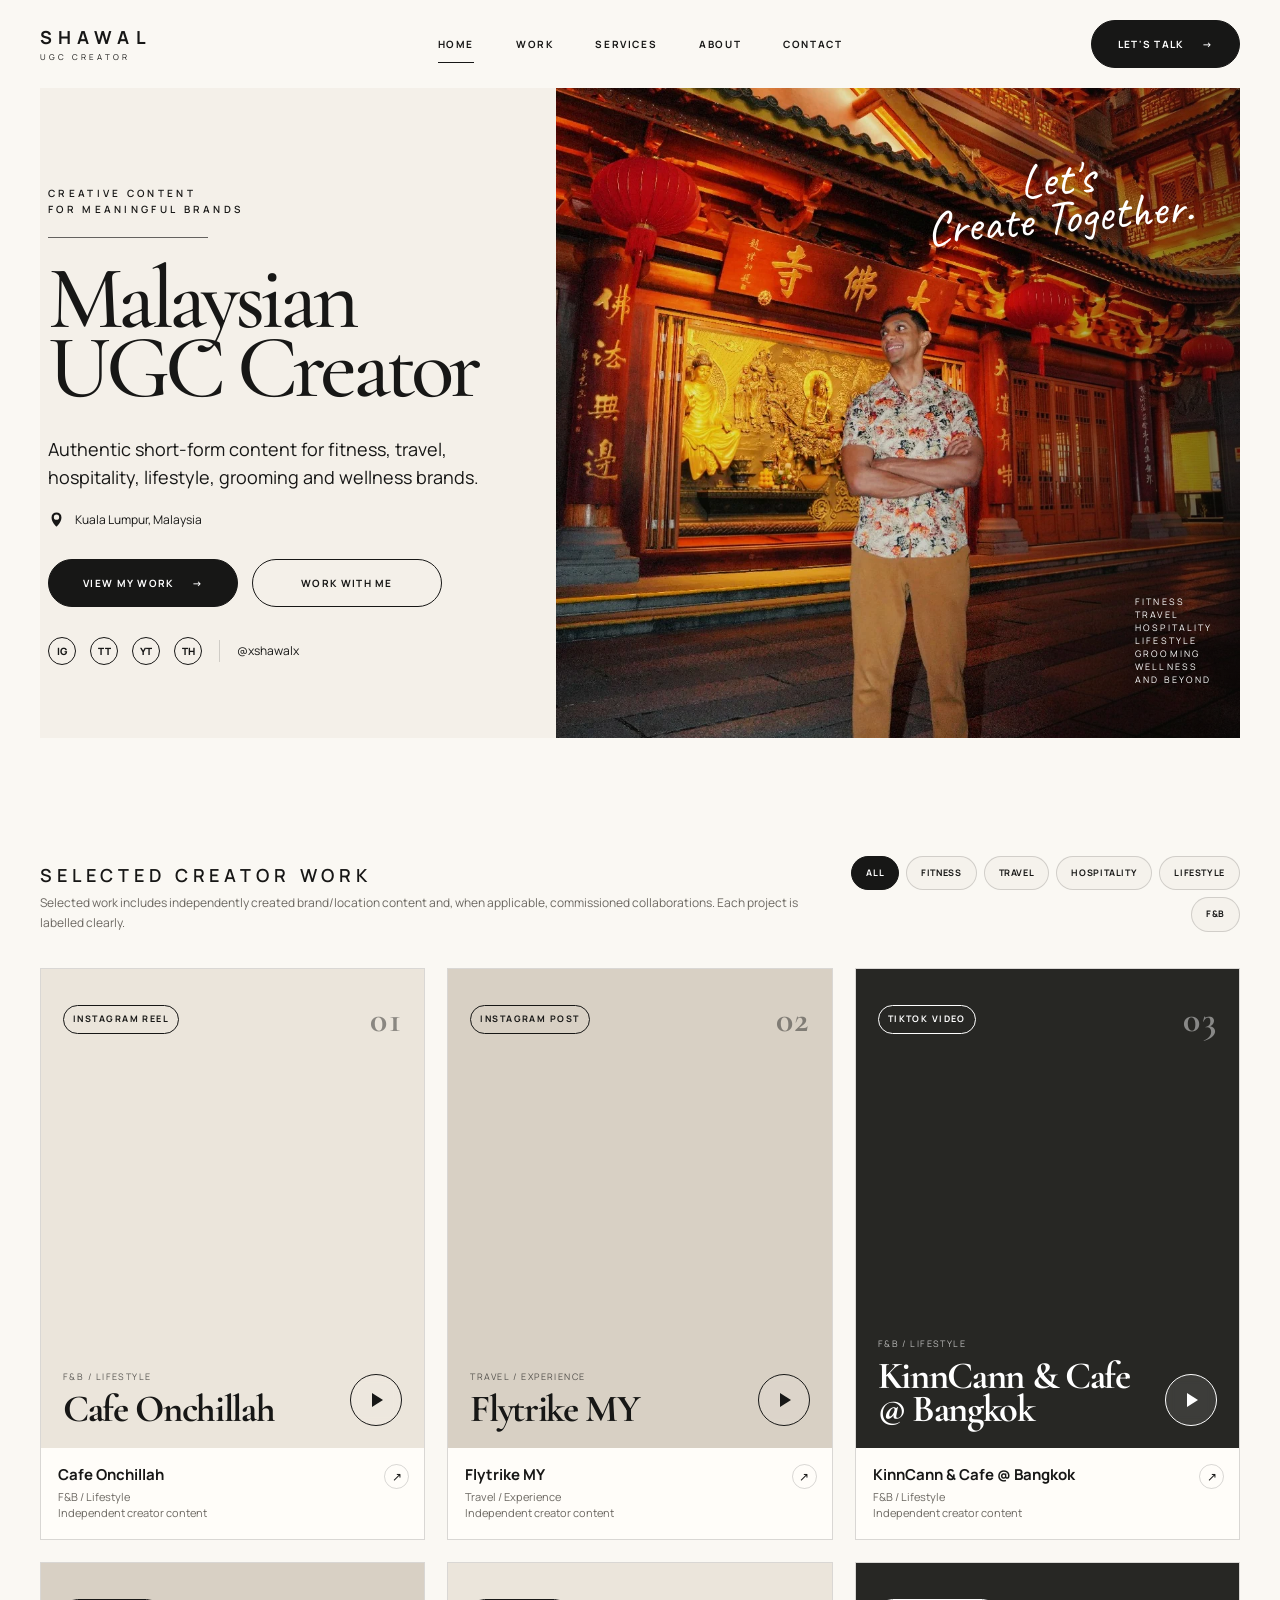
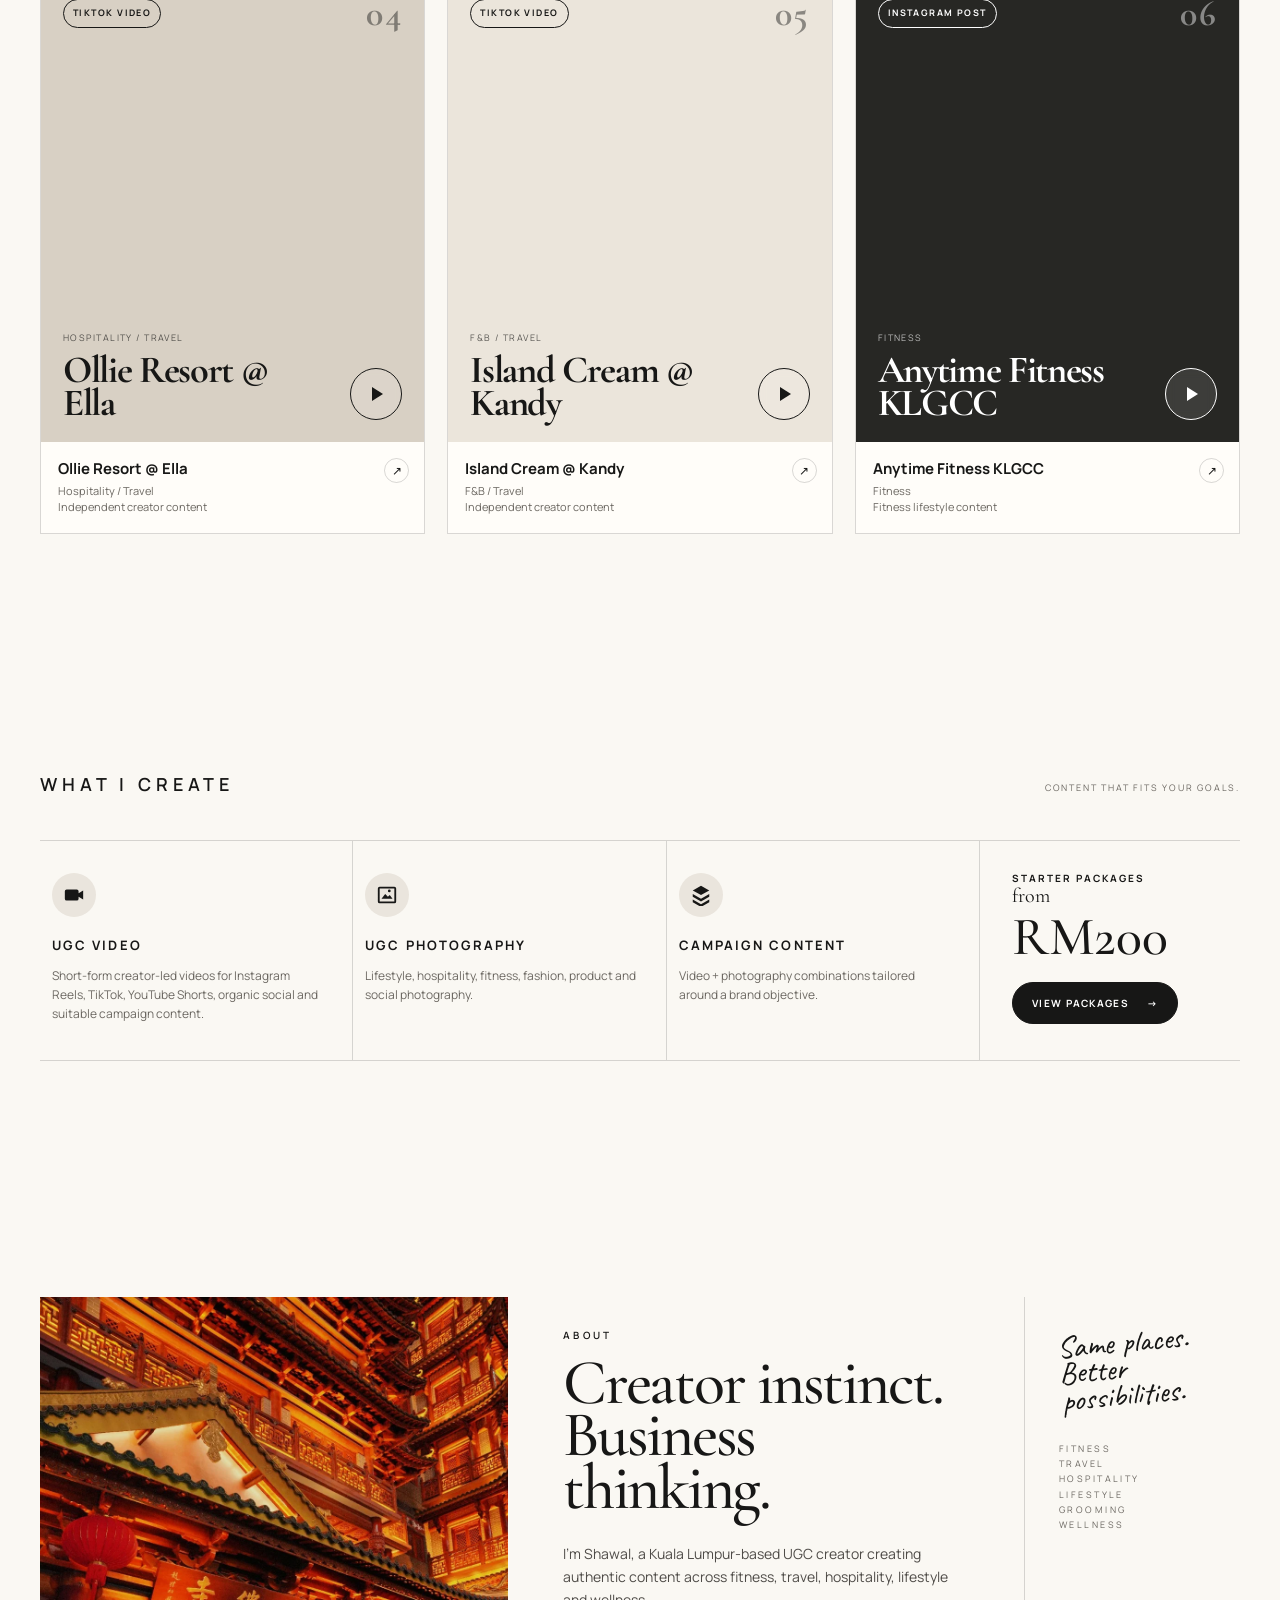
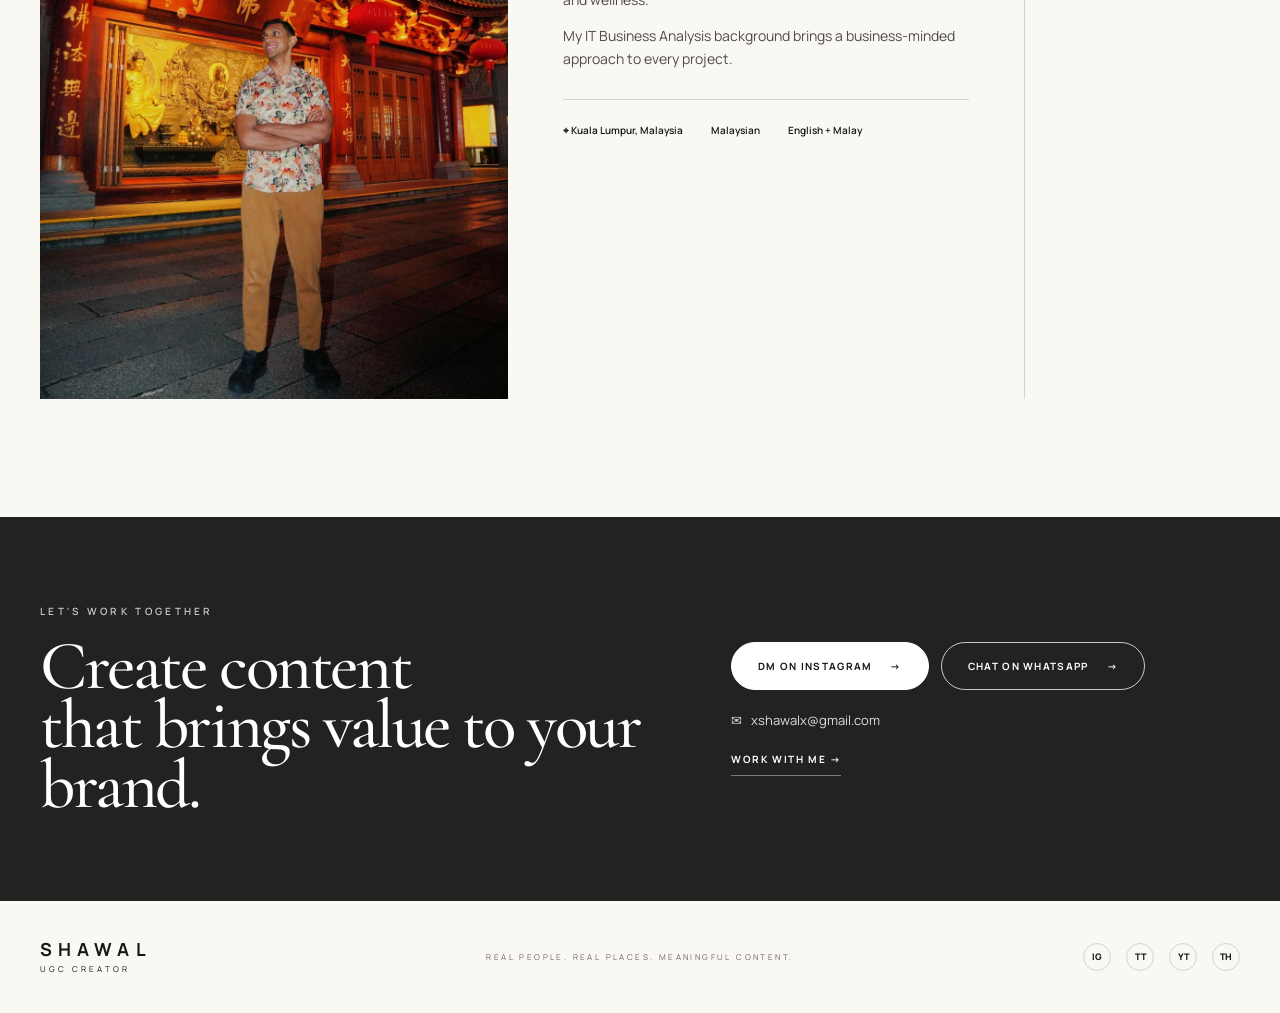
<file: index.html>
<!doctype html>
<html lang="en">
<head>
  <meta charset="utf-8">
  <meta name="viewport" content="width=device-width, initial-scale=1">
  <title>Malaysian UGC Creator | Shawal @xshawalx</title>
  <meta name="description" content="Shawal is a Kuala Lumpur-based Malaysian UGC creator producing authentic short-form video and photography for fitness, travel, hospitality, lifestyle, grooming and wellness brands.">
  <meta name="keywords" content="Malaysian UGC Creator, UGC Creator Malaysia, Kuala Lumpur UGC Creator, Male UGC Creator Malaysia, Fitness UGC Creator Malaysia, Hospitality UGC Creator Malaysia, Travel UGC Creator Malaysia">
  <meta name="author" content="Shawal @xshawalx">
  <meta name="theme-color" content="#f4f0e9">
  <link rel="canonical" href="https://mohdnoorshawal.github.io/xshawalxugc/">
  <meta property="og:type" content="website">
  <meta property="og:title" content="Malaysian UGC Creator | Shawal @xshawalx">
  <meta property="og:description" content="Authentic creator-led content for fitness, travel, hospitality, lifestyle, grooming and wellness brands.">
  <meta property="og:url" content="https://mohdnoorshawal.github.io/xshawalxugc/">
  <meta property="og:image" content="https://mohdnoorshawal.github.io/xshawalxugc/assets/shawal-travel.webp">
  <meta name="twitter:card" content="summary_large_image">
  <meta name="twitter:title" content="Malaysian UGC Creator | Shawal @xshawalx">
  <meta name="twitter:description" content="Kuala Lumpur-based Malaysian UGC creator for fitness, travel, hospitality, lifestyle, grooming and wellness brands.">
  <link rel="icon" href="favicon.svg" type="image/svg+xml">
  <link rel="preconnect" href="https://fonts.googleapis.com">
  <link rel="preconnect" href="https://fonts.gstatic.com" crossorigin>
  <link href="https://fonts.googleapis.com/css2?family=Caveat:wght@500&family=Cormorant+Garamond:ital,wght@0,500;0,600;1,500&family=Manrope:wght@400;500;600;700&display=swap" rel="stylesheet">
  <link rel="stylesheet" href="styles.css">
  <script type="application/ld+json">
  {
    "@context": "https://schema.org",
    "@type": "Person",
    "name": "Shawal",
    "alternateName": "@xshawalx",
    "jobTitle": "UGC Creator",
    "description": "Kuala Lumpur-based Malaysian UGC creator producing authentic short-form content across fitness, travel, hospitality, lifestyle, grooming and wellness.",
    "homeLocation": {"@type": "Place", "name": "Kuala Lumpur, Malaysia"},
    "email": "mailto:xshawalx@gmail.com",
    "telephone": "+60178144853",
    "url": "https://mohdnoorshawal.github.io/xshawalxugc/",
    "sameAs": [
      "https://www.instagram.com/xshawalx/",
      "https://www.tiktok.com/@xshawalx",
      "https://www.youtube.com/@xshawalx",
      "https://www.threads.com/@xshawalx"
    ],
    "knowsAbout": ["UGC video", "UGC photography", "fitness content", "travel content", "hospitality content", "lifestyle content", "grooming content", "wellness content"]
  }
  </script>
</head>
<body>
  <header class="site-header" id="home">
    <a class="brand" href="#home" aria-label="Shawal UGC Creator home">
      <span>SHAWAL</span>
      <small>UGC CREATOR</small>
    </a>
    <button class="nav-toggle" aria-expanded="false" aria-controls="site-nav" aria-label="Open navigation">
      <span></span><span></span>
    </button>
    <nav id="site-nav" class="site-nav" aria-label="Primary navigation">
      <a href="#home" class="active">HOME</a>
      <a href="#work">WORK</a>
      <a href="#services">SERVICES</a>
      <a href="#about">ABOUT</a>
      <a href="#contact">CONTACT</a>
    </nav>
    <a class="button button-dark header-cta" href="#contact">LET'S TALK <span>→</span></a>
  </header>

  <main>
    <section class="hero section-shell" aria-labelledby="hero-title">
      <div class="hero-copy">
        <p class="eyebrow">CREATIVE CONTENT<br>FOR MEANINGFUL BRANDS</p>
        <div class="eyebrow-rule"></div>
        <h1 id="hero-title">Malaysian<br><span>UGC Creator</span></h1>
        <p class="hero-description">Authentic short-form content for fitness, travel, hospitality, lifestyle, grooming and wellness brands.</p>
        <p class="location-line">
          <svg viewBox="0 0 24 24" aria-hidden="true"><path d="M12 22s7-6.1 7-13a7 7 0 1 0-14 0c0 6.9 7 13 7 13Zm0-9.5A3.5 3.5 0 1 1 12 5a3.5 3.5 0 0 1 0 7.5Z"/></svg>
          Kuala Lumpur, Malaysia
        </p>
        <div class="hero-actions">
          <a class="button button-dark" href="#work">VIEW MY WORK <span>→</span></a>
          <a class="button button-outline" href="#contact">WORK WITH ME</a>
        </div>
        <div class="social-row" aria-label="Social profiles">
          <a href="https://www.instagram.com/xshawalx/" target="_blank" rel="noopener noreferrer" aria-label="Instagram">IG</a>
          <a href="https://www.tiktok.com/@xshawalx" target="_blank" rel="noopener noreferrer" aria-label="TikTok">TT</a>
          <a href="https://www.youtube.com/@xshawalx" target="_blank" rel="noopener noreferrer" aria-label="YouTube">YT</a>
          <a href="https://www.threads.com/@xshawalx" target="_blank" rel="noopener noreferrer" aria-label="Threads">TH</a>
          <span class="social-divider"></span>
          <a class="handle" href="https://www.instagram.com/xshawalx/" target="_blank" rel="noopener noreferrer">@xshawalx</a>
        </div>
      </div>

      <div class="hero-media">
        <img src="assets/shawal-travel.webp" alt="Shawal, a Malaysian UGC creator, photographed during travel" width="1024" height="1536" fetchpriority="high">
        <div class="hero-media-shade"></div>
        <p class="script-note">Let's<br>Create Together.</p>
        <p class="hero-niches">FITNESS<br>TRAVEL<br>HOSPITALITY<br>LIFESTYLE<br>GROOMING<br>WELLNESS<br>AND BEYOND</p>
      </div>
    </section>

    <section class="work section-shell spaced-section" id="work" aria-labelledby="work-title">
      <div class="section-heading work-heading">
        <div>
          <p class="kicker">SELECTED CREATOR WORK</p>
          <h2 id="work-title" class="sr-only">Selected Creator Work</h2>
          <p class="section-note">Selected work includes independently created brand/location content and, when applicable, commissioned collaborations. Each project is labelled clearly.</p>
        </div>
        <div class="filter-list" role="group" aria-label="Filter portfolio by category">
          <button class="filter-chip active" data-filter="All">ALL</button>
          <button class="filter-chip" data-filter="Fitness">FITNESS</button>
          <button class="filter-chip" data-filter="Travel">TRAVEL</button>
          <button class="filter-chip" data-filter="Hospitality">HOSPITALITY</button>
          <button class="filter-chip" data-filter="Lifestyle">LIFESTYLE</button>
          <button class="filter-chip" data-filter="F&B">F&amp;B</button>
        </div>
      </div>
      <div id="portfolio-grid" class="portfolio-grid" aria-live="polite"></div>
    </section>

    <section class="services section-shell spaced-section" id="services" aria-labelledby="services-title">
      <div class="section-heading inline-heading">
        <p class="kicker" id="services-title">WHAT I CREATE</p>
        <p class="micro-copy">CONTENT THAT FITS YOUR GOALS.</p>
      </div>
      <div class="service-grid">
        <article class="service-item">
          <span class="service-icon" aria-hidden="true">
            <svg viewBox="0 0 24 24"><path d="M4 6h11a2 2 0 0 1 2 2v8a2 2 0 0 1-2 2H4a2 2 0 0 1-2-2V8a2 2 0 0 1 2-2Zm13 4 5-3v10l-5-3v-4Z"/></svg>
          </span>
          <h3>UGC VIDEO</h3>
          <p>Short-form creator-led videos for Instagram Reels, TikTok, YouTube Shorts, organic social and suitable campaign content.</p>
        </article>
        <article class="service-item">
          <span class="service-icon" aria-hidden="true">
            <svg viewBox="0 0 24 24"><path d="M4 3h16a2 2 0 0 1 2 2v14a2 2 0 0 1-2 2H4a2 2 0 0 1-2-2V5a2 2 0 0 1 2-2Zm0 2v14h16V5H4Zm2 11 4-5 3 3 2-2 3 4H6Zm10-8.5A1.5 1.5 0 1 1 13 7.5a1.5 1.5 0 0 1 3 0Z"/></svg>
          </span>
          <h3>UGC PHOTOGRAPHY</h3>
          <p>Lifestyle, hospitality, fitness, fashion, product and social photography.</p>
        </article>
        <article class="service-item">
          <span class="service-icon" aria-hidden="true">
            <svg viewBox="0 0 24 24"><path d="m12 2 9 5-9 5-9-5 9-5Zm-9 9 9 5 9-5v3l-9 5-9-5v-3Zm0 6 9 5 9-5v3l-9 5-9-5v-3Z"/></svg>
          </span>
          <h3>CAMPAIGN CONTENT</h3>
          <p>Video + photography combinations tailored around a brand objective.</p>
        </article>
        <aside class="starter-card" aria-label="Starter packages from RM200">
          <p>STARTER PACKAGES</p>
          <span>from</span>
          <strong>RM200</strong>
          <a class="button button-dark" href="packages.html">VIEW PACKAGES <span>→</span></a>
        </aside>
      </div>
    </section>

    <section class="about section-shell spaced-section" id="about" aria-labelledby="about-title">
      <div class="about-visual" aria-hidden="true">
        <img src="assets/shawal-travel.webp" alt="" width="1024" height="1536" loading="lazy">
      </div>
      <div class="about-copy">
        <p class="eyebrow">ABOUT</p>
        <h2 id="about-title">Creator instinct.<br>Business thinking.</h2>
        <p>I’m Shawal, a Kuala Lumpur-based UGC creator creating authentic content across fitness, travel, hospitality, lifestyle and wellness.</p>
        <p>My IT Business Analysis background brings a business-minded approach to every project.</p>
        <div class="identity-list">
          <span>⌖ Kuala Lumpur, Malaysia</span>
          <span>Malaysian</span>
          <span>English + Malay</span>
        </div>
      </div>
      <div class="about-aside">
        <p class="script-small">Same places.<br>Better possibilities.</p>
        <ul>
          <li>FITNESS</li><li>TRAVEL</li><li>HOSPITALITY</li><li>LIFESTYLE</li><li>GROOMING</li><li>WELLNESS</li>
        </ul>
      </div>
    </section>

    <section class="contact" id="contact" aria-labelledby="contact-title">
      <div class="contact-inner section-shell">
        <div>
          <p class="eyebrow light">LET'S WORK TOGETHER</p>
          <h2 id="contact-title">Create content<br>that brings value to your brand.</h2>
        </div>
        <div class="contact-actions">
          <div class="contact-buttons">
            <a class="button button-light" href="https://www.instagram.com/xshawalx/" target="_blank" rel="noopener noreferrer">DM ON INSTAGRAM <span>→</span></a>
            <a class="button button-outline-light whatsapp-link" href="https://wa.me/60178144853?text=Hi%20Shawal%2C%20I%27m%20interested%20in%20discussing%20a%20UGC%20collaboration." target="_blank" rel="noopener noreferrer">CHAT ON WHATSAPP <span>→</span></a>
          </div>
          <a class="email-link" href="mailto:xshawalx@gmail.com?subject=UGC%20Collaboration%20Enquiry">✉ &nbsp; xshawalx@gmail.com</a>
          <a class="text-link light-link" href="mailto:xshawalx@gmail.com?subject=UGC%20Collaboration%20Enquiry">WORK WITH ME <span>→</span></a>
        </div>
      </div>
    </section>
  </main>

  <footer class="site-footer section-shell">
    <a class="brand" href="#home">
      <span>SHAWAL</span>
      <small>UGC CREATOR</small>
    </a>
    <p>REAL PEOPLE. REAL PLACES. MEANINGFUL CONTENT.</p>
    <div class="footer-socials">
      <a href="https://www.instagram.com/xshawalx/" target="_blank" rel="noopener noreferrer">IG</a>
      <a href="https://www.tiktok.com/@xshawalx" target="_blank" rel="noopener noreferrer">TT</a>
      <a href="https://www.youtube.com/@xshawalx" target="_blank" rel="noopener noreferrer">YT</a>
      <a href="https://www.threads.com/@xshawalx" target="_blank" rel="noopener noreferrer">TH</a>
    </div>
  </footer>

  <dialog class="media-modal" id="media-modal" aria-labelledby="modal-title">
    <button class="modal-close" type="button" aria-label="Close media viewer">×</button>
    <div class="modal-body">
      <div class="modal-meta">
        <p class="modal-platform" id="modal-platform"></p>
        <h2 id="modal-title"></h2>
        <p id="modal-type"></p>
      </div>
      <div class="embed-shell" id="embed-shell"></div>
    </div>
  </dialog>

  <script src="portfolio.js"></script>
  <script src="app.js"></script>
</body>
</html>
</file>
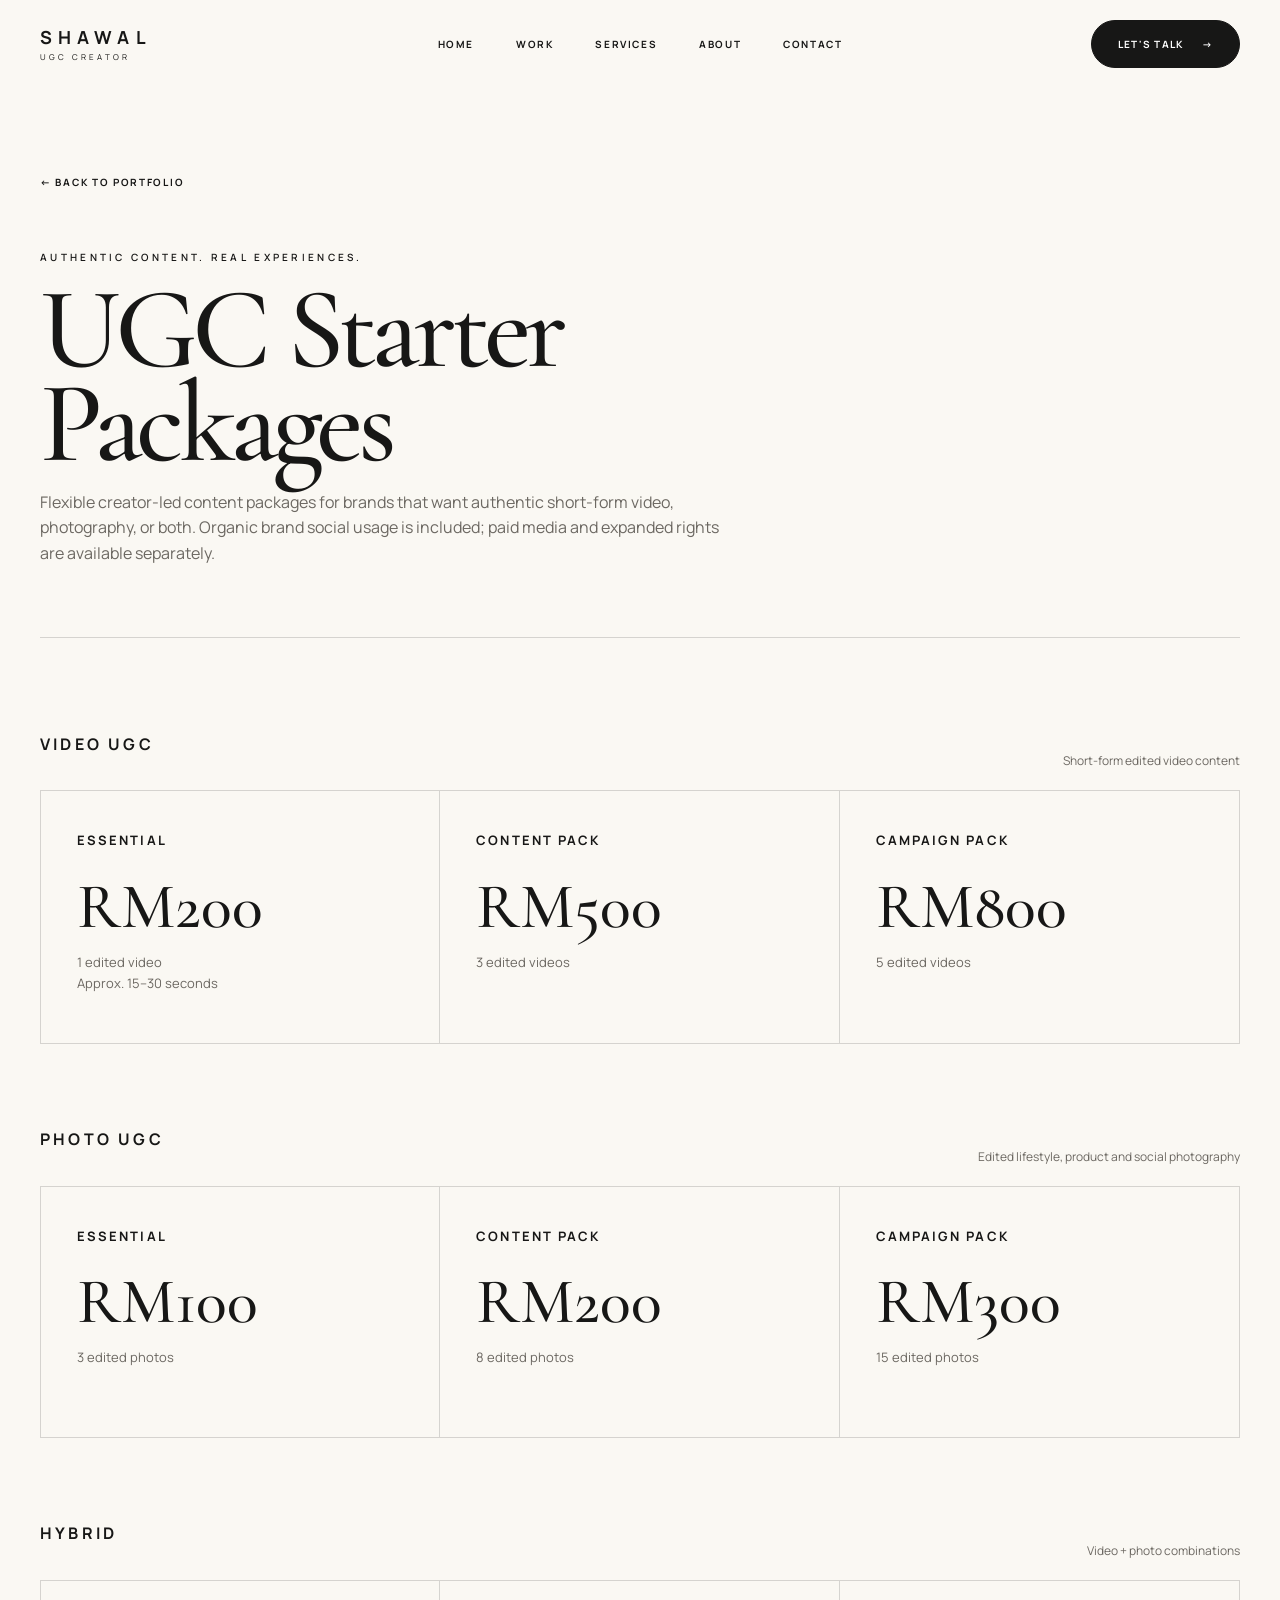
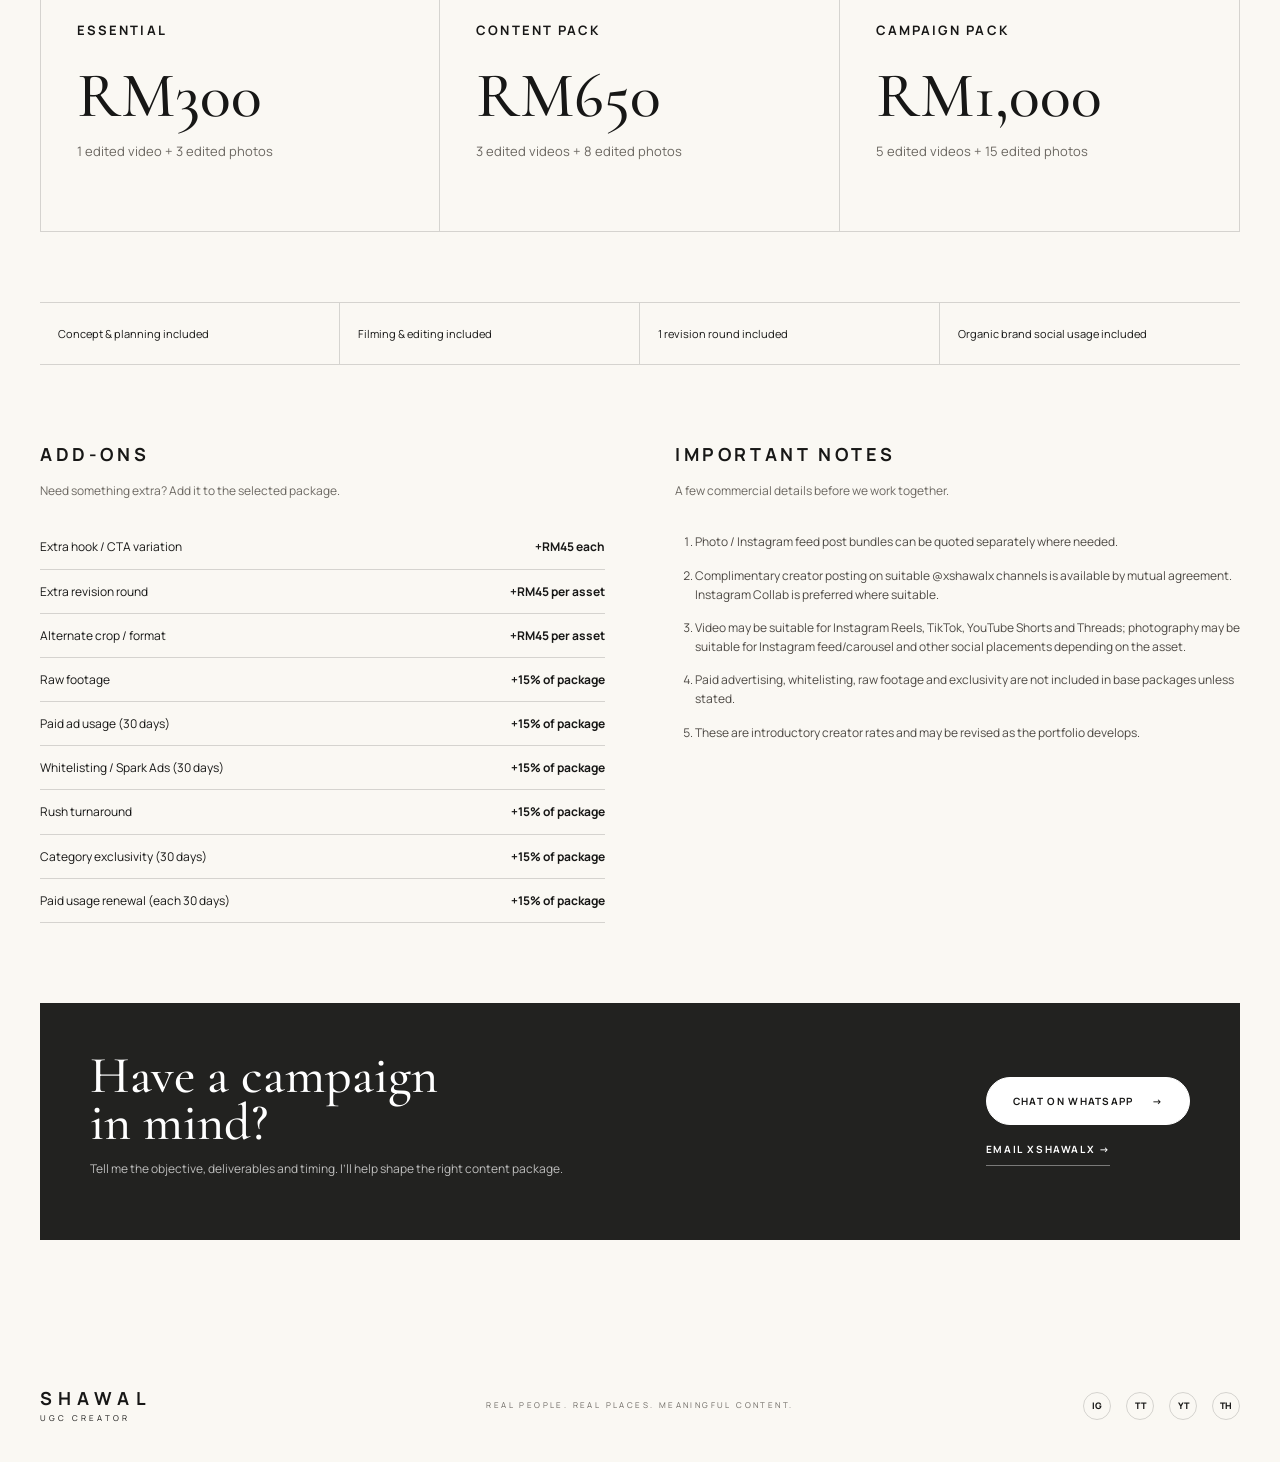
<file: packages.html>
<!doctype html>
<html lang="en">
<head>
  <meta charset="utf-8">
  <meta name="viewport" content="width=device-width, initial-scale=1">
  <title>UGC Starter Packages | Shawal @xshawalx</title>
  <meta name="description" content="UGC starter packages by Kuala Lumpur-based Malaysian creator Shawal, including video, photography and hybrid content packages.">
  <meta name="theme-color" content="#f4f0e9">
  <link rel="canonical" href="https://mohdnoorshawal.github.io/xshawalxugc/packages.html">
  <link rel="icon" href="favicon.svg" type="image/svg+xml">
  <link rel="preconnect" href="https://fonts.googleapis.com">
  <link rel="preconnect" href="https://fonts.gstatic.com" crossorigin>
  <link href="https://fonts.googleapis.com/css2?family=Caveat:wght@500&family=Cormorant+Garamond:wght@500;600&family=Manrope:wght@400;500;600;700&display=swap" rel="stylesheet">
  <link rel="stylesheet" href="styles.css">
</head>
<body class="packages-page">
  <header class="site-header">
    <a class="brand" href="index.html"><span>SHAWAL</span><small>UGC CREATOR</small></a>
    <nav class="site-nav" aria-label="Package page navigation">
      <a href="index.html">HOME</a><a href="index.html#work">WORK</a><a href="index.html#services">SERVICES</a><a href="index.html#about">ABOUT</a><a href="index.html#contact">CONTACT</a>
    </nav>
    <a class="button button-dark header-cta" href="mailto:xshawalx@gmail.com?subject=UGC%20Collaboration%20Enquiry">LET'S TALK <span>→</span></a>
  </header>

  <main>
    <section class="page-hero section-shell">
      <a class="back-link" href="index.html">← BACK TO PORTFOLIO</a>
      <p class="eyebrow" style="margin-top:55px">AUTHENTIC CONTENT. REAL EXPERIENCES.</p>
      <h1>UGC Starter<br>Packages</h1>
      <p>Flexible creator-led content packages for brands that want authentic short-form video, photography, or both. Organic brand social usage is included; paid media and expanded rights are available separately.</p>
    </section>

    <section class="pricing-section section-shell">
      <div class="pricing-block">
        <div class="pricing-block-head"><h2>VIDEO UGC</h2><p>Short-form edited video content</p></div>
        <div class="price-grid">
          <article class="price-card"><span class="package-name">ESSENTIAL</span><strong>RM200</strong><p>1 edited video<br>Approx. 15–30 seconds</p></article>
          <article class="price-card"><span class="package-name">CONTENT PACK</span><strong>RM500</strong><p>3 edited videos</p></article>
          <article class="price-card"><span class="package-name">CAMPAIGN PACK</span><strong>RM800</strong><p>5 edited videos</p></article>
        </div>
      </div>

      <div class="pricing-block">
        <div class="pricing-block-head"><h2>PHOTO UGC</h2><p>Edited lifestyle, product and social photography</p></div>
        <div class="price-grid">
          <article class="price-card"><span class="package-name">ESSENTIAL</span><strong>RM100</strong><p>3 edited photos</p></article>
          <article class="price-card"><span class="package-name">CONTENT PACK</span><strong>RM200</strong><p>8 edited photos</p></article>
          <article class="price-card"><span class="package-name">CAMPAIGN PACK</span><strong>RM300</strong><p>15 edited photos</p></article>
        </div>
      </div>

      <div class="pricing-block">
        <div class="pricing-block-head"><h2>HYBRID</h2><p>Video + photo combinations</p></div>
        <div class="price-grid">
          <article class="price-card"><span class="package-name">ESSENTIAL</span><strong>RM300</strong><p>1 edited video + 3 edited photos</p></article>
          <article class="price-card"><span class="package-name">CONTENT PACK</span><strong>RM650</strong><p>3 edited videos + 8 edited photos</p></article>
          <article class="price-card"><span class="package-name">CAMPAIGN PACK</span><strong>RM1,000</strong><p>5 edited videos + 15 edited photos</p></article>
        </div>
      </div>

      <div class="included-strip" aria-label="Included in packages">
        <span>Concept &amp; planning included</span>
        <span>Filming &amp; editing included</span>
        <span>1 revision round included</span>
        <span>Organic brand social usage included</span>
      </div>

      <div class="details-grid">
        <div>
          <h2>ADD-ONS</h2>
          <p>Need something extra? Add it to the selected package.</p>
          <ul class="addon-list">
            <li><span>Extra hook / CTA variation</span><strong>+RM45 each</strong></li>
            <li><span>Extra revision round</span><strong>+RM45 per asset</strong></li>
            <li><span>Alternate crop / format</span><strong>+RM45 per asset</strong></li>
            <li><span>Raw footage</span><strong>+15% of package</strong></li>
            <li><span>Paid ad usage (30 days)</span><strong>+15% of package</strong></li>
            <li><span>Whitelisting / Spark Ads (30 days)</span><strong>+15% of package</strong></li>
            <li><span>Rush turnaround</span><strong>+15% of package</strong></li>
            <li><span>Category exclusivity (30 days)</span><strong>+15% of package</strong></li>
            <li><span>Paid usage renewal (each 30 days)</span><strong>+15% of package</strong></li>
          </ul>
        </div>
        <div>
          <h2>IMPORTANT NOTES</h2>
          <p>A few commercial details before we work together.</p>
          <ol class="notes-list">
            <li>Photo / Instagram feed post bundles can be quoted separately where needed.</li>
            <li>Complimentary creator posting on suitable @xshawalx channels is available by mutual agreement. Instagram Collab is preferred where suitable.</li>
            <li>Video may be suitable for Instagram Reels, TikTok, YouTube Shorts and Threads; photography may be suitable for Instagram feed/carousel and other social placements depending on the asset.</li>
            <li>Paid advertising, whitelisting, raw footage and exclusivity are not included in base packages unless stated.</li>
            <li>These are introductory creator rates and may be revised as the portfolio develops.</li>
          </ol>
        </div>
      </div>

      <section class="package-contact">
        <div><h2>Have a campaign<br>in mind?</h2><p>Tell me the objective, deliverables and timing. I’ll help shape the right content package.</p></div>
        <div class="package-contact-actions">
          <a class="button button-light" href="https://wa.me/60178144853?text=Hi%20Shawal%2C%20I%27m%20interested%20in%20your%20UGC%20packages." target="_blank" rel="noopener noreferrer">CHAT ON WHATSAPP <span>→</span></a>
          <a class="text-link light-link" href="mailto:xshawalx@gmail.com?subject=UGC%20Package%20Enquiry">EMAIL XSHAWALX <span>→</span></a>
        </div>
      </section>
    </section>
  </main>
  <footer class="site-footer section-shell">
    <a class="brand" href="index.html"><span>SHAWAL</span><small>UGC CREATOR</small></a>
    <p>REAL PEOPLE. REAL PLACES. MEANINGFUL CONTENT.</p>
    <div class="footer-socials"><a href="https://www.instagram.com/xshawalx/" target="_blank" rel="noopener noreferrer">IG</a><a href="https://www.tiktok.com/@xshawalx" target="_blank" rel="noopener noreferrer">TT</a><a href="https://www.youtube.com/@xshawalx" target="_blank" rel="noopener noreferrer">YT</a><a href="https://www.threads.com/@xshawalx" target="_blank" rel="noopener noreferrer">TH</a></div>
  </footer>
</body>
</html>
</file>
<file: styles.css>
:root {
  --ivory: #f4f0e9;
  --ivory-2: #faf8f3;
  --paper: #fffdf9;
  --ink: #171716;
  --charcoal: #222220;
  --taupe: #b8aa96;
  --line: rgba(23,23,22,.16);
  --muted: #6c6862;
  --serif: "Cormorant Garamond", Georgia, serif;
  --sans: "Manrope", Arial, sans-serif;
  --script: "Caveat", cursive;
  --max: 1440px;
}
*{box-sizing:border-box}
html{scroll-behavior:smooth}
body{margin:0;background:var(--ivory-2);color:var(--ink);font-family:var(--sans);font-size:16px;line-height:1.6;-webkit-font-smoothing:antialiased}
a{color:inherit;text-decoration:none}
button{font:inherit;color:inherit}
img{display:block;max-width:100%}
.section-shell{width:min(calc(100% - 80px),var(--max));margin-inline:auto}
.site-header{height:88px;width:min(calc(100% - 80px),var(--max));margin-inline:auto;display:grid;grid-template-columns:1fr auto 1fr;align-items:center;gap:30px;background:var(--ivory-2);position:relative;z-index:20}
.brand{display:inline-flex;flex-direction:column;width:max-content;line-height:1}.brand span{font-size:18px;font-weight:700;letter-spacing:.34em}.brand small{font-size:8px;letter-spacing:.38em;margin-top:7px}.site-nav{display:flex;align-items:center;gap:42px}.site-nav a{font-size:10px;font-weight:700;letter-spacing:.16em;position:relative}.site-nav a:after{content:"";position:absolute;left:0;right:100%;bottom:-11px;height:1px;background:var(--ink);transition:.25s}.site-nav a:hover:after,.site-nav a.active:after{right:0}.header-cta{justify-self:end}.nav-toggle{display:none;background:0;border:0;padding:10px}.nav-toggle span{display:block;width:24px;height:1px;background:var(--ink);margin:6px 0}
.button{display:inline-flex;align-items:center;justify-content:center;gap:18px;min-height:48px;padding:0 26px;border-radius:999px;font-size:10px;font-weight:700;letter-spacing:.13em;transition:transform .2s,background .2s,color .2s}.button:hover{transform:translateY(-2px)}.button-dark{background:var(--ink);color:#fff;border:1px solid var(--ink)}.button-outline{border:1px solid var(--ink);background:transparent}.button-light{background:#fff;color:var(--ink);border:1px solid #fff}.button-outline-light{border:1px solid rgba(255,255,255,.75);color:#fff}.is-hidden{display:none!important}
.hero{min-height:650px;display:grid;grid-template-columns:43% 57%;background:var(--ivory);overflow:hidden}.hero-copy{padding:72px 56px 48px 8px;display:flex;flex-direction:column;justify-content:center}.eyebrow,.kicker{font-size:10px;font-weight:600;letter-spacing:.33em;line-height:1.6;margin:0}.eyebrow-rule{width:160px;height:1px;background:var(--ink);margin:20px 0 26px;opacity:.65}.hero h1{font-family:var(--serif);font-weight:500;font-size:clamp(64px,7vw,116px);line-height:.77;letter-spacing:-.055em;margin:0}.hero h1 span{white-space:nowrap}.hero-description{max-width:540px;font-size:18px;line-height:1.55;margin:34px 0 18px}.location-line{display:flex;align-items:center;gap:10px;font-size:12px;margin:0 0 30px}.location-line svg{width:17px;height:17px;fill:currentColor}.hero-actions{display:flex;gap:14px;flex-wrap:wrap}.hero-actions .button{min-width:190px}.social-row{display:flex;align-items:center;gap:14px;margin-top:30px}.social-row a:not(.handle){font-size:10px;font-weight:800;border:1px solid var(--ink);width:28px;height:28px;border-radius:50%;display:grid;place-items:center}.social-divider{width:1px;height:22px;background:var(--line);margin:0 3px}.handle{font-size:12px}.hero-media{position:relative;min-height:650px;background:#c7b9a5;overflow:hidden}.hero-media img{position:absolute;inset:0;width:100%;height:100%;object-fit:cover;object-position:52% 67%}.hero-media-shade{position:absolute;inset:0;background:linear-gradient(90deg,transparent 55%,rgba(10,10,10,.52) 100%)}.script-note{position:absolute;right:7%;top:11%;font-family:var(--script);font-size:48px;line-height:.8;color:#fff;transform:rotate(-5deg);margin:0;text-align:center;text-shadow:0 1px 12px rgba(0,0,0,.16)}.hero-niches{position:absolute;right:4%;bottom:8%;color:#fff;font-size:9px;line-height:1.45;letter-spacing:.24em;margin:0}
.spaced-section{padding-block:118px}.section-heading{margin-bottom:36px}.work-heading{display:flex;justify-content:space-between;align-items:end;gap:28px}.kicker{font-size:18px;letter-spacing:.27em}.section-note{font-size:12px;color:var(--muted);margin:4px 0 0}.filter-list{display:flex;gap:7px;flex-wrap:wrap;justify-content:flex-end}.filter-chip{border:1px solid var(--line);background:#f5f2ec;border-radius:999px;padding:9px 14px;font-size:9px;font-weight:700;letter-spacing:.07em;cursor:pointer}.filter-chip.active{background:var(--ink);color:#fff;border-color:var(--ink)}
.portfolio-grid{display:grid;grid-template-columns:repeat(3,1fr);gap:22px}.portfolio-card{border:1px solid var(--line);background:var(--paper);cursor:pointer;transition:transform .25s,box-shadow .25s;min-width:0}.portfolio-card:hover{transform:translateY(-5px);box-shadow:0 20px 45px rgba(30,28,25,.08)}.portfolio-media{aspect-ratio:4/5;background:#ebe5db;position:relative;overflow:hidden;padding:22px;display:flex;flex-direction:column;justify-content:space-between}.portfolio-card:nth-child(2n) .portfolio-media{background:#d8d0c4}.portfolio-card:nth-child(3n) .portfolio-media{background:#272724;color:#fff}.portfolio-platform{display:flex;align-items:center;justify-content:space-between;font-size:9px;font-weight:700;letter-spacing:.16em}.platform-badge{border:1px solid currentColor;border-radius:999px;padding:6px 9px}.work-index{font-family:var(--serif);font-size:36px;opacity:.45}.media-copy{margin-top:auto;padding-right:58px}.media-copy>p{font-size:9px;letter-spacing:.16em;text-transform:uppercase;opacity:.68;margin:0 0 9px}.media-title{font-family:var(--serif);font-size:clamp(34px,3vw,55px);line-height:.86;letter-spacing:-.035em;max-width:90%;margin:0}.play-disc{position:absolute;right:22px;bottom:22px;width:52px;height:52px;border-radius:50%;display:grid;place-items:center;border:1px solid currentColor;background:rgba(255,255,255,.1);backdrop-filter:blur(5px)}.play-disc:before{content:"";width:0;height:0;border-top:7px solid transparent;border-bottom:7px solid transparent;border-left:11px solid currentColor;margin-left:3px}.portfolio-meta{padding:15px 17px 18px;position:relative}.portfolio-meta h3{font-size:15px;margin:0 32px 2px 0}.portfolio-meta p{font-size:11px;line-height:1.45;color:var(--muted);margin:0}.portfolio-arrow{position:absolute;right:15px;top:16px;width:25px;height:25px;border:1px solid var(--line);border-radius:50%;display:grid;place-items:center;font-size:12px}
.inline-heading{display:flex;align-items:baseline;justify-content:space-between}.micro-copy{font-size:9px;letter-spacing:.2em;color:var(--muted)}.service-grid{display:grid;grid-template-columns:repeat(3,1fr) 260px;border-top:1px solid var(--line);border-bottom:1px solid var(--line)}.service-item{padding:32px 28px 36px 12px;border-right:1px solid var(--line)}.service-icon{width:44px;height:44px;border-radius:50%;background:#eae5dd;display:grid;place-items:center;margin-bottom:18px}.service-icon svg{width:22px;height:22px;fill:currentColor}.service-item h3{font-size:13px;letter-spacing:.16em;margin:0 0 10px}.service-item p{font-size:12px;color:var(--muted);line-height:1.6;margin:0;max-width:280px}.starter-card{padding:29px 0 30px 32px;display:flex;flex-direction:column;align-items:flex-start}.starter-card p{font-size:10px;letter-spacing:.2em;font-weight:700;margin:0}.starter-card>span{font-family:var(--serif);font-size:20px;line-height:1}.starter-card strong{font-family:var(--serif);font-size:54px;line-height:1;font-weight:500;margin:4px 0 18px}.starter-card .button{min-height:42px;padding:0 19px}
.about{display:grid;grid-template-columns:39% 43% 18%;align-items:stretch}.about-visual{min-height:510px;overflow:hidden;background:#c3b39d}.about-visual img{width:100%;height:100%;object-fit:cover;object-position:50% 64%;transform:scale(1.01)}.about-copy{padding:30px 55px 24px}.about-copy h2{font-family:var(--serif);font-weight:500;font-size:clamp(48px,5vw,75px);line-height:.82;letter-spacing:-.035em;margin:14px 0 28px}.about-copy>p:not(.eyebrow){font-size:14px;line-height:1.65;max-width:660px;margin:0 0 13px;color:#4f4c48}.identity-list{border-top:1px solid var(--line);margin-top:28px;padding-top:22px;display:flex;gap:28px;flex-wrap:wrap;font-size:10px;font-weight:600}.about-aside{border-left:1px solid var(--line);padding:30px 0 20px 34px}.script-small{font-family:var(--script);font-size:31px;line-height:.85;margin:0 0 35px;transform:rotate(-5deg)}.about-aside ul{list-style:none;padding:0;margin:0;font-size:9px;line-height:1.7;letter-spacing:.27em;color:var(--muted)}
.contact{background:var(--charcoal);color:#fff;padding:86px 0}.contact-inner{display:grid;grid-template-columns:1.2fr 1fr;align-items:center;gap:80px}.contact h2{font-family:var(--serif);font-weight:500;font-size:clamp(48px,5.4vw,78px);line-height:.86;letter-spacing:-.035em;margin:18px 0 0}.light{color:rgba(255,255,255,.75)}.contact-actions{display:flex;flex-direction:column;align-items:flex-start;gap:20px}.contact-buttons{display:flex;gap:12px;flex-wrap:wrap}.email-link{font-size:13px;color:rgba(255,255,255,.85)}.text-link{font-size:10px;letter-spacing:.16em;font-weight:700;border-bottom:1px solid rgba(255,255,255,.4);padding-bottom:8px}.site-footer{min-height:112px;display:grid;grid-template-columns:1fr auto 1fr;align-items:center;gap:25px}.site-footer>p{font-size:8px;letter-spacing:.3em;color:var(--muted)}.footer-socials{justify-self:end;display:flex;gap:15px}.footer-socials a{font-size:9px;font-weight:800;border:1px solid var(--line);width:28px;height:28px;border-radius:50%;display:grid;place-items:center}
.media-modal{border:0;padding:0;background:transparent;max-width:min(960px,calc(100vw - 30px));width:100%;color:var(--ink)}.media-modal::backdrop{background:rgba(16,16,15,.82);backdrop-filter:blur(6px)}.modal-body{background:var(--ivory-2);padding:30px;display:grid;grid-template-columns:260px 1fr;gap:28px;min-height:620px}.modal-close{position:fixed;right:max(25px,calc((100vw - 960px)/2 - 45px));top:30px;border:1px solid rgba(255,255,255,.65);background:rgba(0,0,0,.3);color:#fff;width:42px;height:42px;border-radius:50%;font-size:24px;cursor:pointer}.modal-meta{padding:25px 10px}.modal-platform{font-size:9px;letter-spacing:.2em;font-weight:700;text-transform:uppercase}.modal-meta h2{font-family:var(--serif);font-weight:500;font-size:48px;line-height:.9;margin:16px 0}.modal-meta>p:last-child{font-size:12px;color:var(--muted)}.embed-shell{background:#e8e2d8;display:grid;place-items:center;min-height:560px;overflow:auto}.embed-shell iframe{width:100%;height:100%;min-height:620px;border:0;background:#fff}.social-fallback{max-width:440px;text-align:center;padding:45px}.social-fallback .platform-mark{font-size:11px;letter-spacing:.22em;font-weight:800}.social-fallback h3{font-family:var(--serif);font-size:46px;line-height:.92;font-weight:500;margin:18px 0}.social-fallback p{font-size:13px;color:var(--muted);margin-bottom:28px}.sr-only{position:absolute;width:1px;height:1px;padding:0;margin:-1px;overflow:hidden;clip:rect(0,0,0,0);white-space:nowrap;border:0}
.packages-page{background:var(--ivory-2)}.page-hero{padding:80px 0 55px;border-bottom:1px solid var(--line)}.page-hero h1{font-family:var(--serif);font-size:clamp(64px,9vw,120px);font-weight:500;line-height:.82;letter-spacing:-.05em;margin:18px 0}.page-hero p:last-child{max-width:700px;color:var(--muted)}.pricing-section{padding:80px 0 110px}.pricing-block{margin-bottom:70px}.pricing-block-head{display:flex;justify-content:space-between;align-items:end;margin-bottom:20px}.pricing-block h2{font-size:16px;letter-spacing:.2em}.pricing-block-head p{font-size:12px;color:var(--muted);margin:0}.price-grid{display:grid;grid-template-columns:repeat(3,1fr);border:1px solid var(--line)}.price-card{padding:36px;border-right:1px solid var(--line);min-height:250px}.price-card:last-child{border-right:0}.price-card .package-name{font-size:13px;letter-spacing:.16em;font-weight:700}.price-card strong{display:block;font-family:var(--serif);font-size:64px;font-weight:500;line-height:1;margin:22px 0 8px}.price-card p{font-size:13px;color:var(--muted)}.included-strip{display:grid;grid-template-columns:repeat(4,1fr);border-top:1px solid var(--line);border-bottom:1px solid var(--line);margin:60px 0}.included-strip span{padding:22px 18px;border-right:1px solid var(--line);font-size:11px}.included-strip span:last-child{border-right:0}.details-grid{display:grid;grid-template-columns:1fr 1fr;gap:70px}.details-grid h2{font-size:18px;letter-spacing:.2em;margin-bottom:10px}.details-grid>div>p{font-size:12px;color:var(--muted)}.addon-list{list-style:none;margin:25px 0 0;padding:0}.addon-list li{display:flex;justify-content:space-between;gap:20px;border-bottom:1px solid var(--line);padding:12px 0;font-size:12px}.notes-list{padding-left:20px;margin-top:25px}.notes-list li{padding:7px 0;font-size:12px;color:#4e4a45}.back-link{font-size:10px;letter-spacing:.17em;font-weight:700}.package-contact{margin-top:80px;background:var(--charcoal);color:#fff;padding:50px;display:flex;justify-content:space-between;align-items:center;gap:30px}.package-contact h2{font-family:var(--serif);font-size:52px;line-height:.9;font-weight:500;margin:0}.package-contact p{font-size:12px;color:rgba(255,255,255,.7)}
@media (max-width:1100px){.section-shell,.site-header{width:min(calc(100% - 44px),var(--max))}.site-header{grid-template-columns:1fr auto}.site-nav{display:none}.nav-toggle{display:block;justify-self:end}.header-cta{display:none}.site-nav.open{display:flex;position:absolute;top:76px;left:0;right:0;background:var(--ivory-2);padding:25px;flex-direction:column;align-items:flex-start;border-top:1px solid var(--line);box-shadow:0 20px 40px rgba(0,0,0,.06)}.hero{grid-template-columns:1fr 1fr}.hero-copy{padding-right:30px}.hero h1{font-size:70px}.work-heading{align-items:flex-start;flex-direction:column}.filter-list{justify-content:flex-start}.service-grid{grid-template-columns:repeat(2,1fr)}.service-item:nth-child(2){border-right:0}.starter-card{border-top:1px solid var(--line)}.about{grid-template-columns:45% 55%}.about-aside{display:none}.contact-inner{gap:40px}.modal-body{grid-template-columns:1fr}.modal-meta{padding:5px}.embed-shell{min-height:560px}}
@media (max-width:760px){body{font-size:15px}.section-shell,.site-header{width:min(calc(100% - 30px),var(--max))}.site-header{height:74px}.brand span{font-size:15px}.hero{display:flex;flex-direction:column;min-height:0;width:100%;margin:0}.hero-copy{padding:58px 22px 45px;order:1}.hero-media{order:2;min-height:540px}.hero-media img{object-position:52% 70%}.hero h1{font-size:clamp(63px,20vw,88px)}.hero-description{font-size:15px}.hero-actions{display:grid;grid-template-columns:1fr 1fr}.hero-actions .button{min-width:0;padding:0 14px}.script-note{font-size:40px;right:6%}.spaced-section{padding-block:82px}.kicker{font-size:15px}.portfolio-grid{grid-template-columns:1fr;gap:18px}.portfolio-media{aspect-ratio:4/4.5}.filter-list{overflow:auto;max-width:100%;flex-wrap:nowrap;padding-bottom:4px}.service-grid{grid-template-columns:1fr;border:0}.service-item{border-right:0;border-top:1px solid var(--line);padding:28px 4px}.starter-card{padding:32px 4px;border-bottom:1px solid var(--line)}.about{display:flex;flex-direction:column}.about-visual{min-height:410px}.about-copy{padding:38px 0 0}.about-copy h2{font-size:57px}.identity-list{gap:14px;flex-direction:column}.contact{padding:72px 0}.contact-inner{grid-template-columns:1fr;gap:45px}.contact h2{font-size:55px}.contact-buttons{display:grid;width:100%}.contact-buttons .button{width:100%}.site-footer{grid-template-columns:1fr auto;padding:28px 0}.site-footer>p{grid-row:2;grid-column:1/-1}.footer-socials{grid-column:2}.media-modal{max-width:100%;height:100%;max-height:100%;margin:0}.modal-body{min-height:100vh;padding:60px 15px 20px}.modal-close{top:12px;right:12px;position:fixed}.embed-shell iframe{min-height:650px}.price-grid{grid-template-columns:1fr}.price-card{border-right:0;border-bottom:1px solid var(--line)}.price-card:last-child{border-bottom:0}.included-strip{grid-template-columns:1fr 1fr}.included-strip span:nth-child(2){border-right:0}.included-strip span{border-bottom:1px solid var(--line)}.details-grid{grid-template-columns:1fr;gap:50px}.package-contact{padding:35px 25px;flex-direction:column;align-items:flex-start}.package-contact h2{font-size:45px}.pricing-block-head{display:block}}
@media (prefers-reduced-motion:reduce){html{scroll-behavior:auto}.button,.portfolio-card{transition:none}}

/* Direct social fallback under embeds + package contact actions */
.embed-shell{position:relative;align-content:stretch}
.embed-source-link{position:sticky;bottom:12px;justify-self:center;z-index:2;background:rgba(20,20,18,.92);color:#fff;border:1px solid rgba(255,255,255,.2);border-radius:999px;padding:10px 16px;margin:10px;font-size:9px;font-weight:700;letter-spacing:.12em;text-transform:uppercase;box-shadow:0 10px 25px rgba(0,0,0,.18)}
.package-contact-actions{display:flex;flex-direction:column;align-items:flex-start;gap:16px}
@media (max-width:760px){.package-contact-actions{width:100%}.package-contact-actions .button{width:100%}}
</file>
